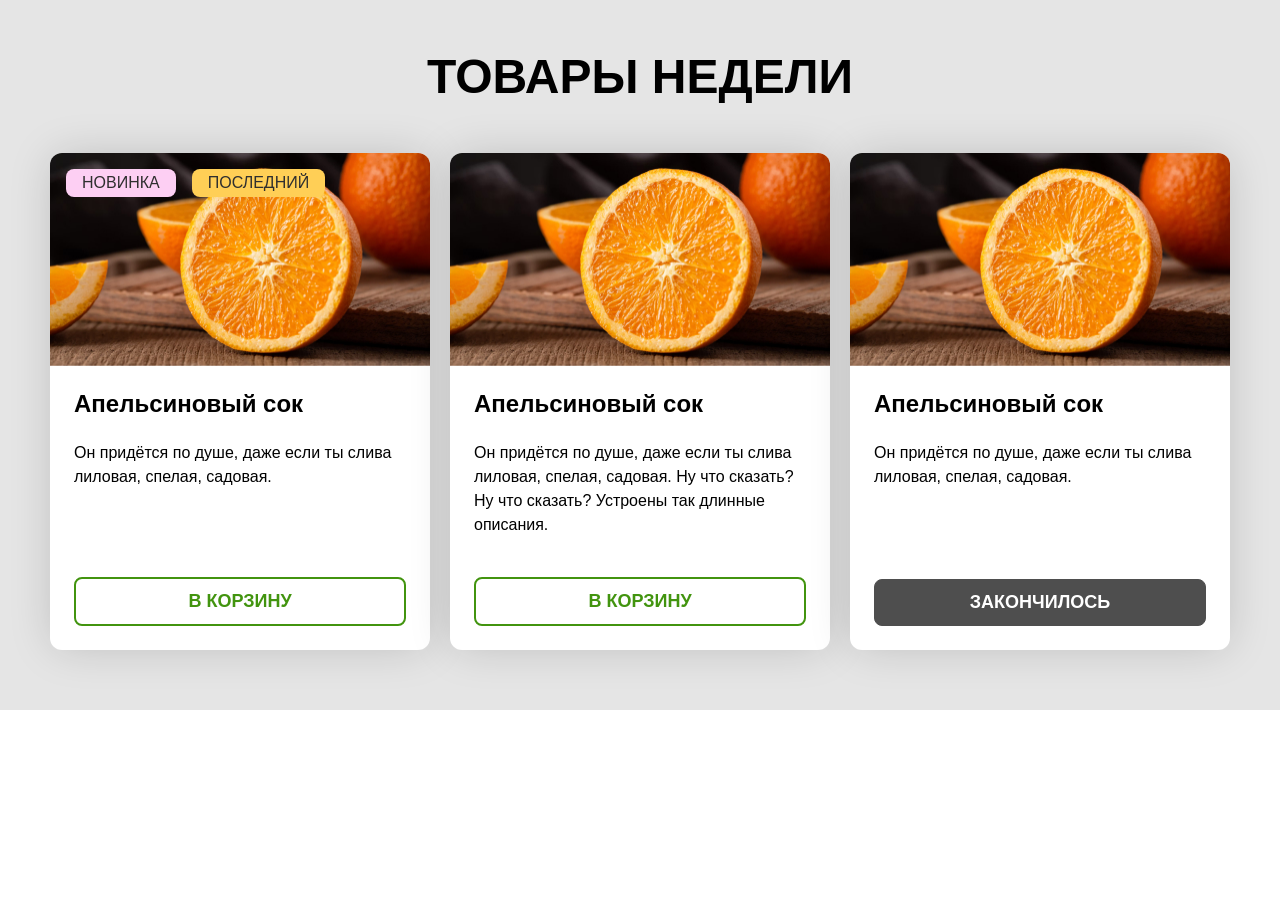
<file: 01-product-card/index.html>
<!doctype html>
<html lang="ru">

<head>
    <meta charset="UTF-8">
    <meta name="viewport"
        content="width=device-width, user-scalable=no, initial-scale=1.0, maximum-scale=1.0, minimum-scale=1.0">
    <meta http-equiv="X-UA-Compatible" content="ie=edge">
    <title>SpurIT - Тестовое задание 1. HTML и CSS</title>
    <link rel="stylesheet" href="./index.css">
</head>

<body>
    <main>
        <section class="products">
            <h1 class="title">ТОВАРЫ НЕДЕЛИ</h1>
            <div class="container">
                <ul class="product-cards">
                    <li class="product-card">
                        <div class="image-wrapper">
                            <img class="product-card__img" src="./img/product-item.jpg" alt="Апельсин" />
                            <div class="product-card__tags">
                                <span class="tag tag_new product-card__tag">Новинка</span>
                                <span class="tag tag_last product-card__tag">Последний</span>
                            </div>
                        </div>
                        <div class="product-card__body">
                            <h2 class="product-card__heading">Апельсиновый сок</h2>
                            <p class="product-card__description">
                                Он придётся по душе, даже если ты слива лиловая, спелая, садовая.
                            </p>
                        </div>
                        <button class="button product-card__button" type="button">В корзину</button>
                    </li>
                    <li class="product-card">
                        <div class="image-wrapper">
                            <img class="product-card__img" src="./img/product-item.jpg" alt="Апельсин" />
                        </div>
                        <div class="product-card__body">
                            <h2 class="product-card__heading">Апельсиновый сок</h2>
                            <p class="product-card__description">
                                Он придётся по душе, даже если ты слива лиловая, спелая, садовая. Ну что сказать? Ну что
                                сказать? Устроены так длинные описания.
                            </p>
                        </div>
                        <button class="button product-card__button" type="button">В
                            корзину</button>
                    </li>
                    <li class="product-card">
                        <div class="image-wrapper">
                            <img class="product-card__img" src="./img/product-item.jpg" alt="Апельсин" />
                        </div>
                        <div class="product-card__body">
                            <h2 class="product-card__heading">Апельсиновый сок</h2>
                            <p class="product-card__description">
                                Он придётся по душе, даже если ты слива лиловая, спелая, садовая.
                            </p>
                        </div>
                        <button class="button product-card__button" type="button" disabled>Закончилось</button>
                    </li>
                </ul>
            </div>
        </section>
    </main>
</body>

</html>
</file>
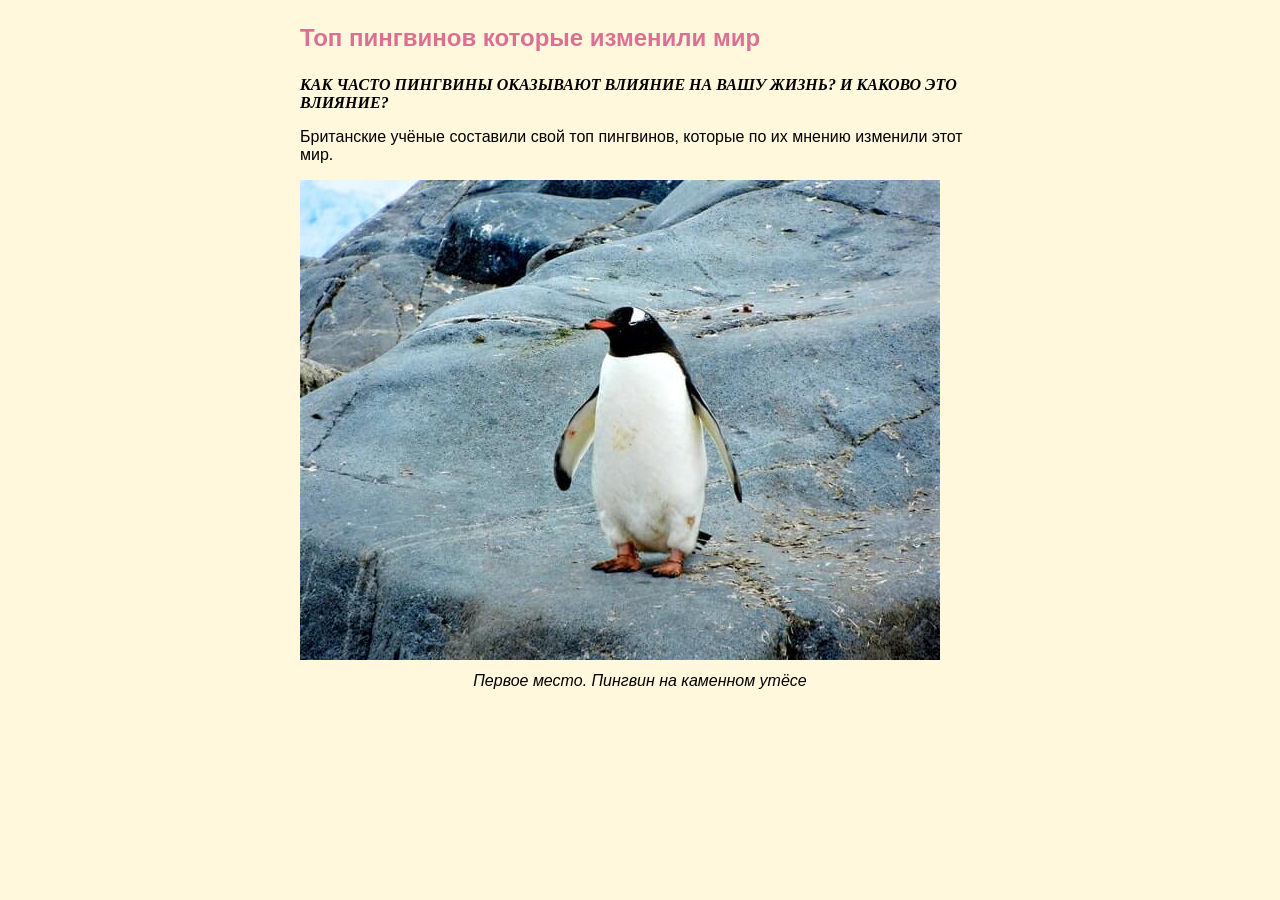
<file: 03-fix-problems/index.html>
<!-- Ничего здесь не трогай, это на Новый Год! -->
<!doctype html>
<html lang="ru">

<head>
    <meta charset="UTF-8">
    <meta name="viewport"
        content="width=device-width, user-scalable=no, initial-scale=1.0, maximum-scale=1.0, minimum-scale=1.0">
    <meta http-equiv="X-UA-Compatible" content="ie=edge">
    <title>SpurIT - Тестовое задание 3. Рефакторинг</title>
    <link rel="stylesheet" href="./index.css">
</head>

<body>
    <main>
        <article class="article">
            <h1 class="article__heading article__heading--verified">Топ пингвинов которые изменили мир</h1>
            <p class="article__lead">Как часто пингвины оказывают влияние на вашу жизнь? И каково это влияние?</p>
            <p>Британские учёные составили свой топ пингвинов, которые по их мнению изменили этот мир.</p>
            <figure class="article__figure figure">
                <img class="figure__image" src="./img/penguin.jpg"
                    alt="Пингвин стоит на каменном утёсе и задумчиво осматривает окресности в поисках смысла жизни" />
                <figcaption class="figure__caption">Первое место. Пингвин на каменном утёсе</figcaption>
            </figure>
        </article>
    </main>
</body>

</html>
</file>
<file: 01-product-card/index.css>
/* Смотри сколько снизу свободного места! Оно идеально подойдёт, чтобы писать твои стили! */
html {
  height: 100%;
}

body {
  font-family: Arial, Helvetica, sans-serif;
  font-weight: 400;
  font-size: 16px;
  line-height: 24px;
  min-height: 100%;
  margin: 0;
}

.products {
  background-color: #e5e5e5;
  padding-top: 1px;
  padding-bottom: 60px;
}

.title {
  font-weight: 900;
  font-size: 48px;
  line-height: 72px;
  text-align: center;
  text-transform: uppercase;
}

.container {
  width: 1180px;
  margin: auto;
}

.product-cards {
  display: flex;
  list-style: none;
  margin: 0;
  padding: 0;
}

.product-card {
  width: 380px;
  min-height: 482px;
  background-color: #ffffff;
  border-radius: 12px;
  box-shadow: 0px 0px 45px -4px rgba(0, 0, 0, 0.18);
  word-break: break-word;
  display: flex;
  flex-direction: column;
  box-sizing: border-box;
}

.product-card:not(:last-child) {
  margin-right: 20px;
}

.product-card img {
  width: 100%;
  height: 213px;
  box-sizing: border-box;
  border-top-right-radius: 12px;
  border-top-left-radius: 12px;
  outline: none;
}

.product-card__tags {
  display: flex;
  flex-wrap: wrap;
  position: absolute;
  left: 0;
  top: 16px;
}

.product-card__tag {
  padding: 2px 16px;
  margin-left: 16px;
  margin-bottom: 5px;
}

.image-wrapper {
  width: 380px;
  height: 213px;
  position: relative;
  min-height: 213px;
}

.product-card__body {
  padding: 0 24px;
  flex-grow: 1;
}

.product-card__heading {
  font-weight: 900;
  font-size: 24px;
  line-height: 36px;
}

.product-card__description {
  font-weight: 400;
  font-size: 16px;
  line-height: 24px;
}

.product-card__button {
  margin: 24px 24px;
  padding: 10px 10px;
}

.button {
  color: #42940f;
  text-transform: uppercase;
  text-align: center;
  border: 2px solid #42940f;
  border-radius: 8px;
  background-color: transparent;
  font-weight: 900;
  font-size: 18px;
  line-height: 25px;
  min-width: 100px;
}

.button:hover {
  color: #ffffff;
  background-color: #42940f;
  transition: 0.5s;
  border: 2px solid #42940f;
  cursor: pointer;
}

.button:active {
  background-color: #1f5200;
  color: #ffffff;
  border: 2px solid #1f5200;
}

.button[disabled],
.button:disabled {
  background-color: #4e4e4e;
  color: #ffffff;
  border: 1px solid #4e4e4e;
  outline: none;
  cursor: not-allowed;
}

.tag {
  font-weight: 400;
  font-size: 16px;
  line-height: 24px;
  color: #2f2f2f;
  text-transform: uppercase;
  border-radius: 8px;
}

.tag_new {
  background-color: #fdcff3;
}

.tag_last {
  background-color: #ffcf56;
}
</file>
<file: 03-fix-problems/index.css>
body {
  font-family: serif;
  text-align: left;
  background: cornsilk;
  padding: 0;
  margin: 0;
}

.article {
  margin: auto;
  padding: 24px;
  max-width: 680px;
  font-family: sans-serif;
}

.article__heading {
  margin: 0;
  margin-bottom: 24px;
}

.article__heading--verified {
  color: palevioletred;
}

.article__lead {
  font-weight: 700;
  text-transform: uppercase;
  font-style: italic;
  font-family: serif;
}

.article__figure {
  padding: 0;
  margin: 0;
  margin-bottom: 16px;
}

.figure__image {
  margin-bottom: 8px;
  max-width: 100%;
}

.figure__caption {
  font-style: italic;
  text-align: center;
}
</file>
